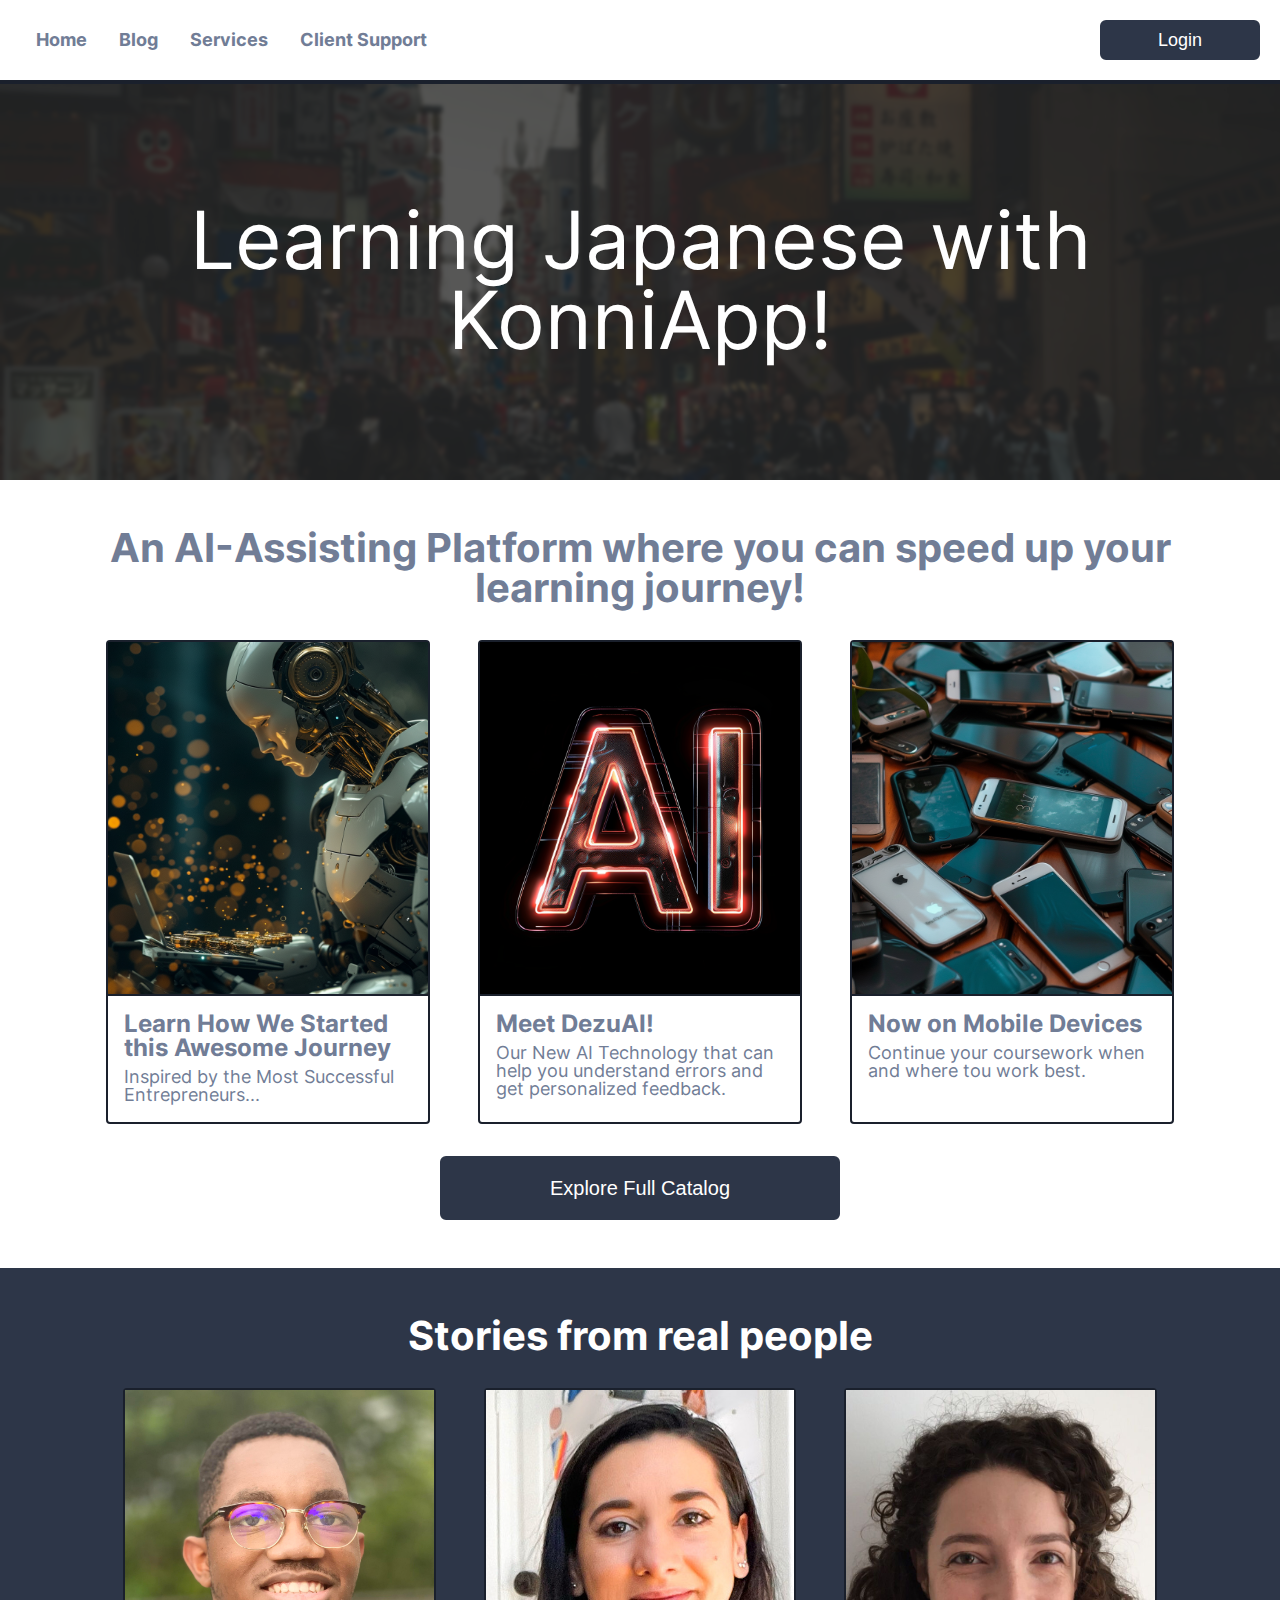
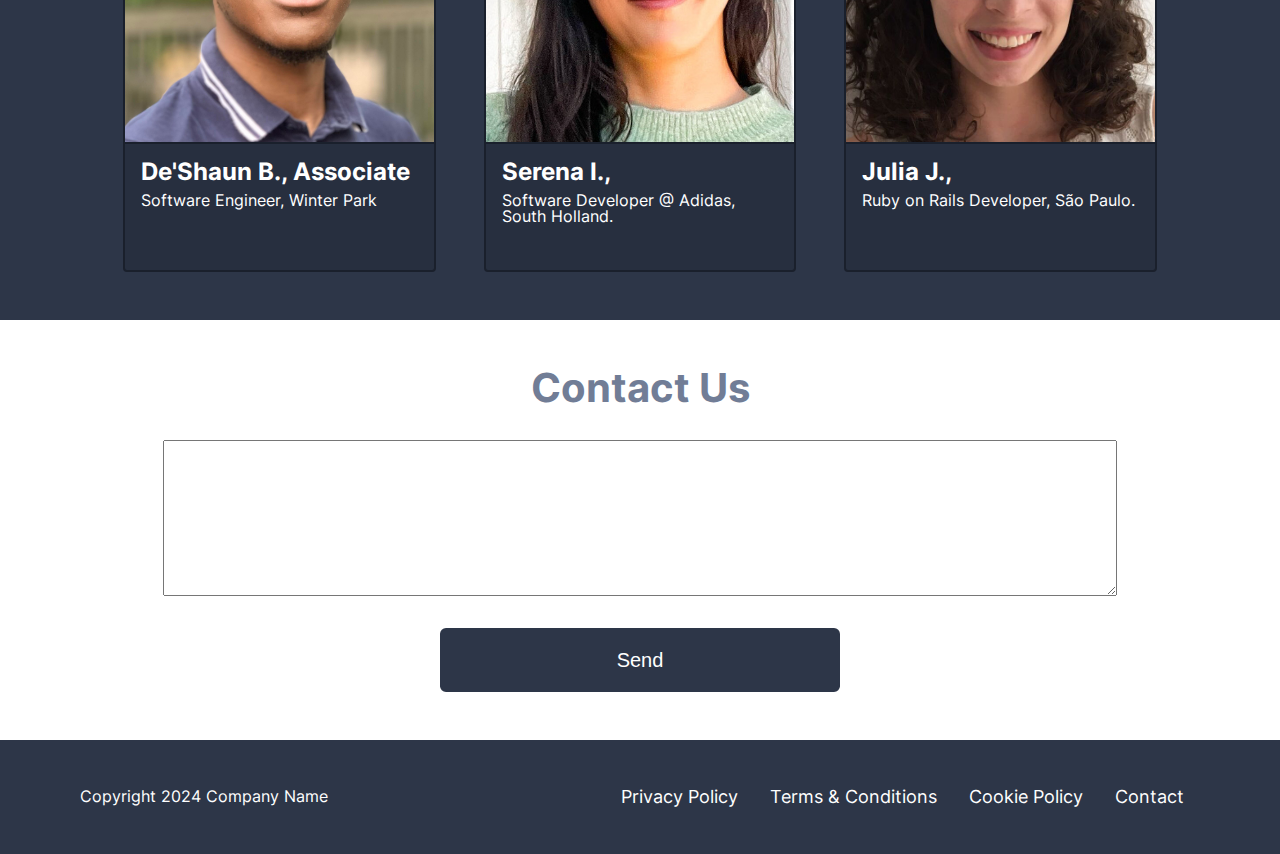
<file: index.html>
<!DOCTYPE html>
<html lang="en">
    <head>
        <meta charset="UTF-8">
        <meta http-equiv="X-UA-Compatible" content="IE=edge" >
        <meta name="viewport" content="width=device-width, initial-scale=1.0">
        <meta name="description" content="Landing Page.">
        <meta name="author" content="Ramón Alberto Gómez Urquídez">
        <link rel="stylesheet" href="./styles/reset.css">
        <link rel="stylesheet" href="./styles/style.css">
        <link rel="stylesheet" href="https://cdn.jsdelivr.net/npm/bootstrap-icons@1.11.3/font/bootstrap-icons.min.css">
        <title>Landing Page</title>
    </head>
    <body>
        <header>
            <nav>
                <ul class="nav-links desktop">
                    <li class="nav-items"><a href="./index.html">Home</a></li>
                    <li class="nav-items"><a href="./pages/blog.html">Blog</a></li>
                    <li class="nav-items"><a href="#">Services</a></li>
                    <li class="nav-items"><a href="#">Client Support</a></li>
                </ul>
                <ul class="nav-links mobile">
                    <a href="./index.html"><i class="nav-items bi bi-house-door"></i></a>
                    <a href="./pages/blog.html"><i class="nav-items bi bi-journal"></i></a>
                    <a href="#"><i class="nav-items bi bi-tools"></i></a>
                    <a href="#"><i class="nav-items bi bi-telephone-forward-fill"></i></a>
                </ul>
                <ul class="nav-links">
                    <button>Login</button>
                </ul>
            </nav>
        </header>
        <main>
            <div class="banner">
                <div class="blur-rectangle">
                    <h1 id="title">Learning Japanese with KonniApp!</h1>
                </div>
            </div>
            <section>
                <h1>An AI-Assisting Platform where you can speed up your learning journey!</h1>
                <div class="thumbnail-section">
                    <a href="#" class="thumbnail">
                        <div id="image1" class="thumbnail-image"></div>
                        <div class="thumbnail-txtbox">
                            <h2>Learn How We Started this Awesome Journey</h2>
                            <p>Inspired by the Most Successful Entrepreneurs... </p>
                        </div>
                    </a>    
                    <a href="./pages/blog.html" class="thumbnail">
                        <div id="image2" class="thumbnail-image"></div>
                        <div class="thumbnail-txtbox">
                            <h2>Meet DezuAI!</h2>
                            <p>Our New AI Technology that can help you understand errors and get personalized feedback.</p>
                        </div>
                    </a>  
                    <a href="#" class="thumbnail">
                        <div id="image3" class="thumbnail-image"></div>
                        <div class="thumbnail-txtbox">
                            <h2>Now on Mobile Devices</h2>
                            <p>Continue your coursework when and where tou work best.</p>
                        </div>
                    </a>  
                </div>
                <button class="large-button">Explore Full Catalog</button>
            </section>
            <section id="gray-banner">
                <h1>Stories from real people</h1>
                <div class="thumbnail-section">
                    <div href="#" class="thumbnail-nohover">
                        <div id="person1" class="thumbnail-image"></div>
                        <div class="thumbnail-txtbox">
                            <h2>De'Shaun B., Associate</h2> 
                            <p>Software Engineer, Winter Park </p>
                        </div>
                    </div>    
                    <div href="#" class="thumbnail-nohover">
                        <div id="person2" class="thumbnail-image"></div>
                        <div class="thumbnail-txtbox">
                            <h2>Serena I.,</h2> 
                            <p>Software Developer @ Adidas, South Holland.</p> 
                        </div>
                    </div>  
                    <div href="#" class="thumbnail-nohover">
                        <div id="person3" class="thumbnail-image"></div>
                        <div class="thumbnail-txtbox">
                            <h2>Julia J., </h2>
                            <p>Ruby on Rails Developer, São Paulo.</p>
                        </div>
                    </div>  
                </div>
            </section>
            <section class="contact-us">
                <h1>Contact Us</h1>
                <textarea name="contact-us" id="contact-us" cols="30" rows="10"></textarea>
                <button class="large-button">Send</button>
            </section>
        </main>
        <footer id="gray-banner">
            <div class="footer-left">
                <p>Copyright 2024 Company Name</p>
            </div>
            <ul class="footer-right">
                <li><a id="footerlink" href="#">Privacy Policy</a></li>
                <li><a id="footerlink" href="#">Terms & Conditions</a></li>
                <li><a id="footerlink" href="#">Cookie Policy</a></li>
                <li><a id="footerlink" href="#">Contact</a></li>
            </ul>
        </footer>
    </body>
</html>
</file>
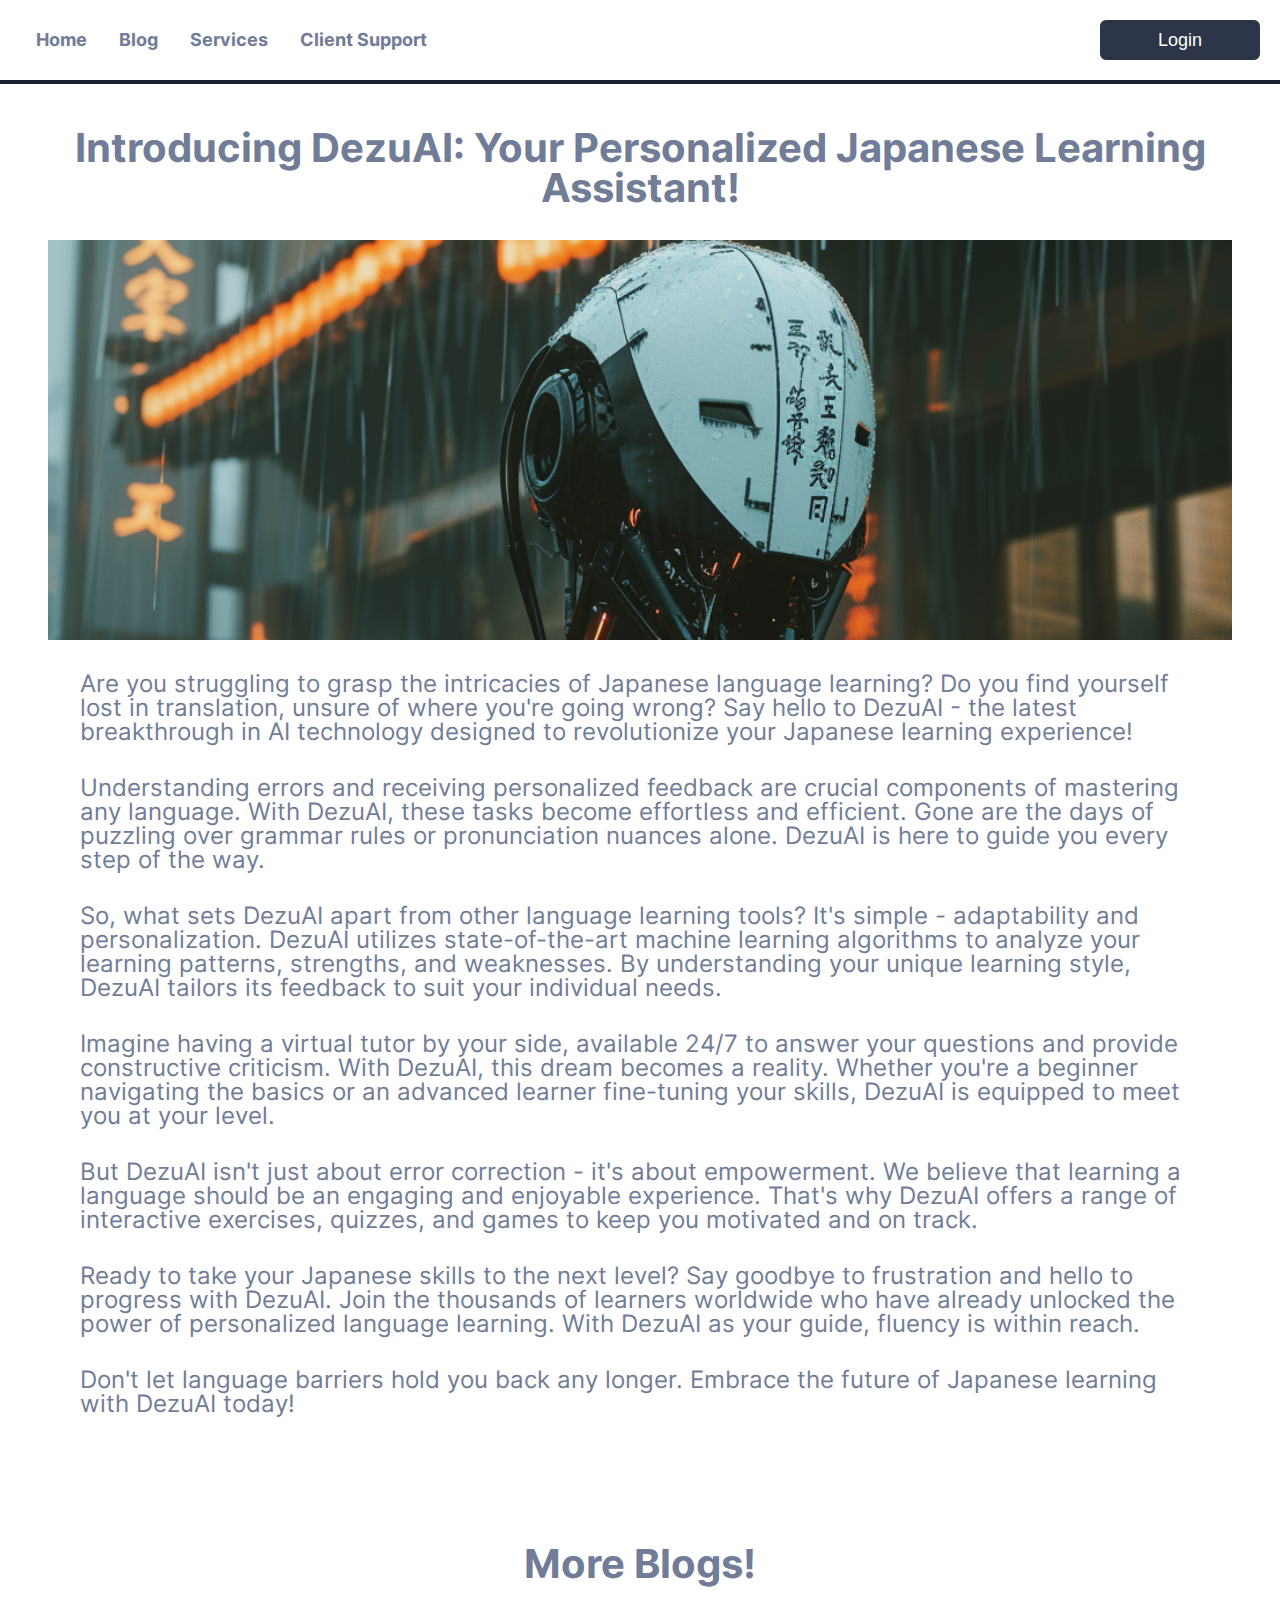
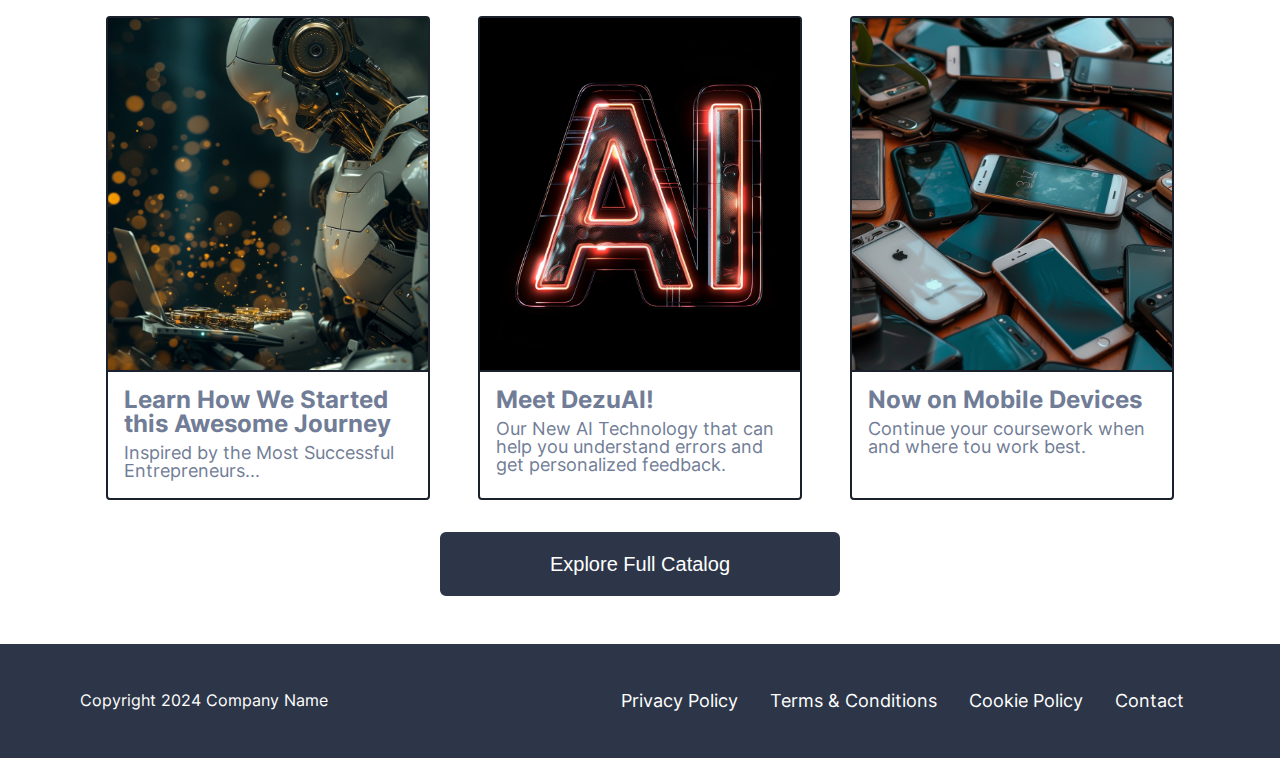
<file: pages/blog.html>
<!DOCTYPE html>
<html lang="en">
    <head>
        <meta charset="UTF-8">
        <meta http-equiv="X-UA-Compatible" content="IE=edge" >
        <meta name="viewport" content="width=device-width, initial-scale=1.0">
        <meta name="description" content="Landing Page.">
        <meta name="author" content="Ramón Alberto Gómez Urquídez">
        <link rel="stylesheet" href="../styles/reset.css">
        <link rel="stylesheet" href="../styles/style.css">
        <link rel="stylesheet" href="https://cdn.jsdelivr.net/npm/bootstrap-icons@1.11.3/font/bootstrap-icons.min.css">
        <title>Blog</title>
    </head>
    <body>
        <header>
            <nav>
                <ul class="nav-links desktop">
                    <li class="nav-items"><a href="../index.html">Home</a></li>
                    <li class="nav-items"><a href="blog.html">Blog</a></li>
                    <li class="nav-items"><a href="#">Services</a></li>
                    <li class="nav-items"><a href="#">Client Support</a></li>
                </ul>
                <ul class="nav-links mobile">
                    <a href="../index.html"><i class="nav-items bi bi-house-door"></i></a>
                    <a href="blog.html"><i class="nav-items bi bi-journal"></i></a>
                    <a href="#"><i class="nav-items bi bi-tools"></i></a>
                    <a href="#"><i class="nav-items bi bi-telephone-forward-fill"></i></a>
                </ul>
                <ul class="nav-links">
                    <button>Login</button>
                </ul>
            </nav>
        </header>
        <main>
            <article>
                <h1>Introducing DezuAI: Your Personalized Japanese Learning Assistant!</h1>
                <div id="blog1" class="banner"></div>
                <div class="text-article">
                    <p>Are you struggling to grasp the intricacies of Japanese language learning? Do you find yourself lost in translation, unsure of where you're going wrong? Say hello to DezuAI - the latest breakthrough in AI technology designed to revolutionize your Japanese learning experience!</p>
                    <p>Understanding errors and receiving personalized feedback are crucial components of mastering any language. With DezuAI, these tasks become effortless and efficient. Gone are the days of puzzling over grammar rules or pronunciation nuances alone. DezuAI is here to guide you every step of the way.</p>
                    <p>So, what sets DezuAI apart from other language learning tools? It's simple - adaptability and personalization. DezuAI utilizes state-of-the-art machine learning algorithms to analyze your learning patterns, strengths, and weaknesses. By understanding your unique learning style, DezuAI tailors its feedback to suit your individual needs.</p>
                    <p>Imagine having a virtual tutor by your side, available 24/7 to answer your questions and provide constructive criticism. With DezuAI, this dream becomes a reality. Whether you're a beginner navigating the basics or an advanced learner fine-tuning your skills, DezuAI is equipped to meet you at your level.</p>    
                    <p> But DezuAI isn't just about error correction - it's about empowerment. We believe that learning a language should be an engaging and enjoyable experience. That's why DezuAI offers a range of interactive exercises, quizzes, and games to keep you motivated and on track.</p>   
                    <p>Ready to take your Japanese skills to the next level? Say goodbye to frustration and hello to progress with DezuAI. Join the thousands of learners worldwide who have already unlocked the power of personalized language learning. With DezuAI as your guide, fluency is within reach.</p>      
                    <p> Don't let language barriers hold you back any longer. Embrace the future of Japanese learning with DezuAI today!</p>
                </div>
            </article>
            <section>
                <h1>More Blogs!</h1>
                <div class="thumbnail-section">
                    <a href="#" class="thumbnail">
                        <div id="image1" class="thumbnail-image"></div>
                        <div class="thumbnail-txtbox">
                            <h2>Learn How We Started this Awesome Journey</h2>
                            <p>Inspired by the Most Successful Entrepreneurs... </p>
                        </div>
                    </a>    
                    <a href="blog.html" class="thumbnail">
                        <div id="image2" class="thumbnail-image"></div>
                        <div class="thumbnail-txtbox">
                            <h2>Meet DezuAI!</h2>
                            <p>Our New AI Technology that can help you understand errors and get personalized feedback.</p>
                        </div>
                    </a>  
                    <a href="#" class="thumbnail">
                        <div id="image3" class="thumbnail-image"></div>
                        <div class="thumbnail-txtbox">
                            <h2>Now on Mobile Devices</h2>
                            <p>Continue your coursework when and where tou work best.</p>
                        </div>
                    </a>  
                </div>
                <button class="large-button">Explore Full Catalog</button>
            </section>
        </main>
        <footer id="gray-banner">
            <div class="footer-left">
                <p>Copyright 2024 Company Name</p>
            </div>
            <ul class="footer-right">
                <li><a id="footerlink" href="#">Privacy Policy</a></li>
                <li><a id="footerlink" href="#">Terms & Conditions</a></li>
                <li><a id="footerlink" href="#">Cookie Policy</a></li>
                <li><a id="footerlink" href="#">Contact</a></li>
            </ul>
        </footer>
    </body>
</html>
</file>
<file: styles/style.css>
/* Font Family */

@font-face {
    font-family: Inter;
    font-weight: bold;
    src: url('../fonts/Inter-Bold.ttf');
}

@font-face {
    font-family: Inter;
    font-weight: 400;
    src: url('../fonts/Inter-Regular.ttf');
}

/* Universal Styles */

html {
    font-size: 16px;
    font-family: Inter;
    font-weight: 400;
    color: #717D96;
}

body {
    margin: 0;
    padding-top: 5rem;
    background-color: #fff;
}

header {
    position: fixed;
    top: 0;
    width: 100%;
    z-index: 1000;
}

header nav{
    font-family: Inter;
    font-weight: bold;
    display: flex;
    justify-content: space-between;
    padding: 1.25rem;
    border-bottom: 0.25rem solid #1A202C;
    background-color: white;
}

a {
    font-size: 1.125rem;
    text-decoration: none;
}

a:hover {
    color: #1A202C;
    transition: color .30s;
}

section, article {
    display: flex;
    flex-direction: column;
    align-items: center;
    padding: 3rem;
}

section > h1, article > h1 {
    font-family: Inter;
    font-weight: bold;
    font-size: 2.5rem;
    text-align: center;
    margin-bottom: 2rem;
}

button {
    font-size: 1.125rem;
    height: 2.5rem;
    width: 10rem;
    color: #fff;
    background-color: #2D3648;
    border: 2px solid #2D3648;
    border-radius: 0.375rem;
    cursor: pointer;
}

button:hover {
    font-size: 1.175rem;
    background-color: #1A202C;
    transition: background-color .20s, font-size .20s;
}

textarea {
    width: 80%;
}

footer {
    display: flex;
    justify-content: space-between;
    padding: 3rem 5rem;
}

/* Class Styles */

.nav-links {
    display: flex;
    margin: auto 0;
    flex-wrap: nowrap;
}

.nav-items {
    padding: 0rem 1rem;
}

.mobile {
    display: none;
}

.banner {
    height: 25rem;
    width: 100%;
    display: flex;
    justify-content: center;
    background-image: url(../img/banner.jpg);
    background-size: cover;
    background-position: center center;
}

.blur-rectangle {
    height: 100%;
    width: 100%;
    background: rgba(34,34,34,0.75);
    margin: auto;
    display: flex;
    flex-direction: column;
    justify-content: center;
    align-items: center;
    backdrop-filter: blur(0.125rem); 
    z-index: 1;
}

.text-article {
    font-size: 1.5rem;
    padding: 2rem;
    display: flex;
    flex-direction: column;
    gap: 2rem;
}

.thumbnail-section {
    display: flex;
    flex-wrap: no-wrap;
    justify-content: center;
    gap: 3rem;

}

.thumbnail, .thumbnail-nohover {
    display: flex;
    flex-direction: column;
    flex: 0 2 20rem;
    height: 30rem;
    border: 2px solid #1A202C;
    border-radius: 0.25rem;
    transition: width .20s, height .20s;
}

.thumbnail-nohover {
    background-color:#272f3f;
}

.thumbnail-image {
    height: 75%;
    width: 100%;
    background-size: cover;
    background-position: center center;
}

.thumbnail-txtbox {
    padding: 1rem;
    height: 20%;
    border-top: 2px solid #1A202C;
}

.thumbnail-txtbox h2 {
    font-family: Inter;
    font-weight: bold;
    font-size: 1.5rem;
    padding-bottom: 0.5rem;
}

.large-button {
    height: 4rem;
    width: 25rem;
    font-size: 1.25rem;
    margin-top: 2rem;
}

.footer-right {
    display: flex;
}

.footer-right > li {
    padding: 0rem 1rem;
}

/* ID Styles */

#title {
    font-size: 5rem;
    color: #fff;
    padding: 0 2.5rem;
    position: relative;
    text-align: center;
    z-index: 2;
}

#gray-banner {
    background-color: #2D3648;
    color: white;
}

#footerlink:hover {
    color: #a0a4ac;
}

#image1 {
    background-image: url(../img/card1.png);
}

#image2 {
    background-image: url(../img/card2.png);
}

#image3 {
    background-image: url(../img/card3.png);
}

#person1 {
    background-image: url(../img/person1.jpeg);
}

#person2 {
    background-image: url(../img/person2.jpeg);
}

#person3 {
    background-image: url(../img/person3.jpeg);
}

#person4 {
    background-image: url(../img/person4.jpeg);
}

#blog1 {
    background-image: url(../img/blog1.png);
    background-position: center 25%;
}

/* Media Queries */
@media only screen and (max-width: 1120px) {
    .thumbnail-txtbox h2 {
        font-size: 1.25rem;
    }

    .thumbnail-txtbox p {
        font-size: 1rem;
    }
}

@media only screen and (max-width: 935px) {
    .thumbnail-txtbox p {
        font-size: 0.95rem;
    }
}

@media only screen and (max-width: 904px) {
    .thumbnail-txtbox h2 {
        font-size: 1rem;
    }

    .thumbnail-txtbox p {
        font-size: 0.85rem;
    }
}

@media only screen and (max-width: 768px) {
    .desktop {
        display: none;
    }

    .mobile {
        display: flex;
    }

    .mobile * {
        font-size: 2rem;
    }

    .thumbnail-section {
        flex-wrap: wrap;
    }

    .thumbnail-txtbox h2 {
        font-size: 1.5rem;
    }

    .thumbnail-txtbox p {
        font-size: 1.125rem;
    }
    
    footer * {
        font-size: 0.75rem;
    }

    footer {
        padding: 3rem;
    }
}
</file>
